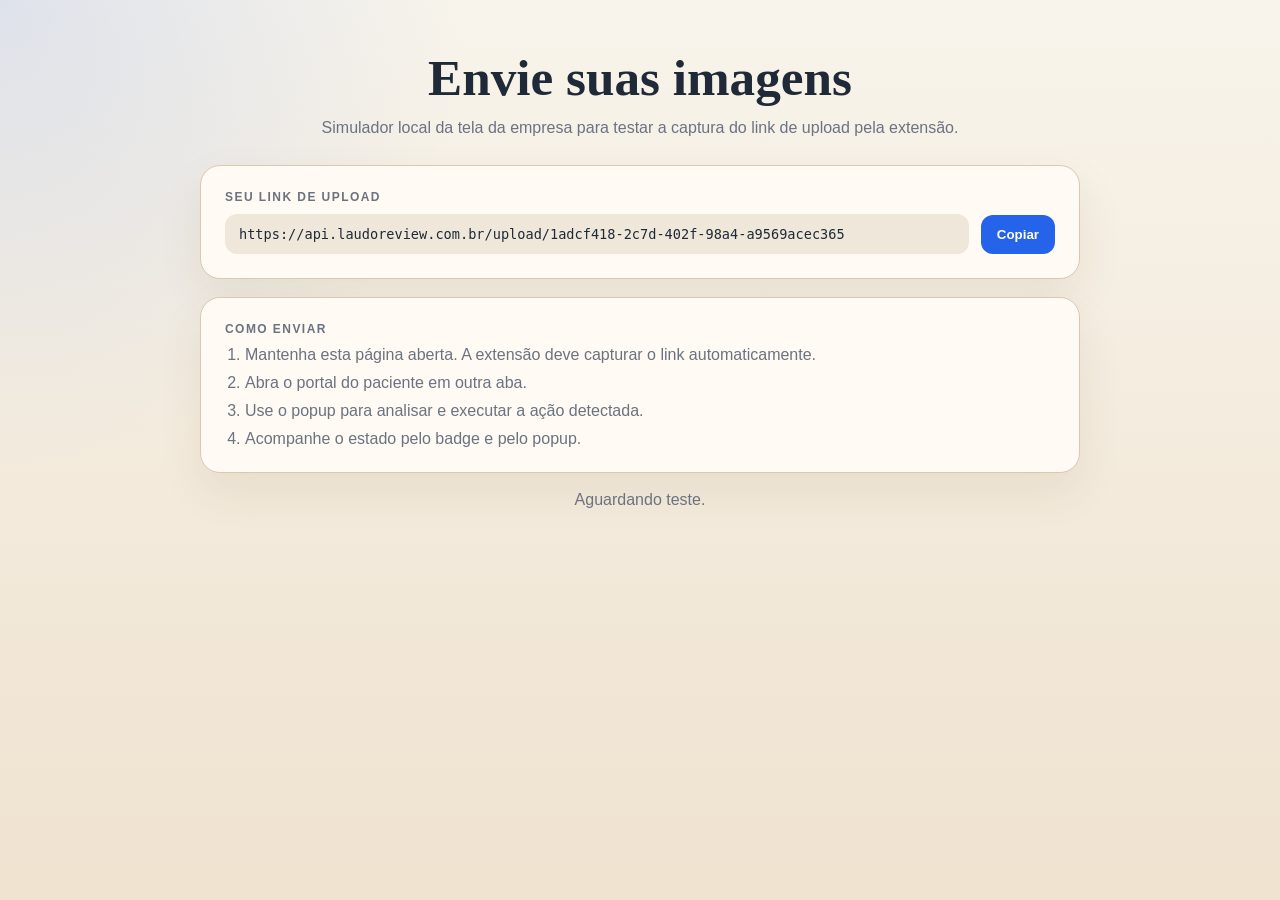
<file: index.html>
<!DOCTYPE html>
<html lang="pt-BR">
<head>
  <meta charset="UTF-8">
  <meta name="viewport" content="width=device-width, initial-scale=1.0">
  <title>WISMed Review - Simulador</title>
  <style>
    :root {
      color-scheme: light;
      --bg: #f5efe4;
      --card: #fffaf3;
      --border: #dbc8b0;
      --text: #1f2937;
      --muted: #6b7280;
      --accent: #2563eb;
    }

    * {
      box-sizing: border-box;
    }

    body {
      margin: 0;
      min-height: 100vh;
      font-family: "Segoe UI", Tahoma, sans-serif;
      background:
        radial-gradient(circle at top left, rgba(37, 99, 235, 0.12), transparent 30%),
        linear-gradient(180deg, #f8f4eb 0%, #efe2cf 100%);
      color: var(--text);
    }

    main {
      max-width: 920px;
      margin: 0 auto;
      padding: 48px 20px 72px;
    }

    .hero {
      text-align: center;
      margin-bottom: 28px;
    }

    .hero h1 {
      margin: 0 0 12px;
      font-size: clamp(2rem, 4vw, 3.2rem);
      font-family: Georgia, "Times New Roman", serif;
    }

    .hero p {
      margin: 0;
      color: var(--muted);
      font-size: 1rem;
    }

    .card {
      background: var(--card);
      border: 1px solid var(--border);
      border-radius: 20px;
      padding: 24px;
      box-shadow: 0 18px 45px rgba(90, 59, 24, 0.08);
      margin-bottom: 18px;
    }

    .label {
      margin: 0 0 10px;
      font-size: 0.75rem;
      text-transform: uppercase;
      letter-spacing: 0.12em;
      color: var(--muted);
      font-weight: 700;
    }

    .upload-row {
      display: flex;
      gap: 12px;
      align-items: center;
      flex-wrap: wrap;
    }

    code {
      flex: 1;
      display: block;
      min-width: 280px;
      padding: 12px 14px;
      border-radius: 12px;
      background: #efe7da;
      overflow-x: auto;
      font-size: 0.85rem;
    }

    button {
      border: 0;
      border-radius: 12px;
      padding: 12px 16px;
      background: var(--accent);
      color: white;
      cursor: pointer;
      font-weight: 700;
    }

    ol {
      margin: 0;
      padding-left: 20px;
      color: var(--muted);
    }

    li + li {
      margin-top: 10px;
    }

    .status {
      color: var(--muted);
      text-align: center;
      margin-top: 10px;
    }
  </style>
</head>
<body>
  <main>
    <section class="hero">
      <h1>Envie suas imagens</h1>
      <p>Simulador local da tela da empresa para testar a captura do link de upload pela extensão.</p>
    </section>

    <section class="card">
      <p class="label">Seu link de upload</p>
      <div class="upload-row">
        <code id="upload-url-code">https://api.laudoreview.com.br/upload/1adcf418-2c7d-402f-98a4-a9569acec365</code>
        <button id="copy-button" type="button">Copiar</button>
      </div>
    </section>

    <section class="card">
      <p class="label">Como enviar</p>
      <ol>
        <li>Mantenha esta página aberta. A extensão deve capturar o link automaticamente.</li>
        <li>Abra o portal do paciente em outra aba.</li>
        <li>Use o popup para analisar e executar a ação detectada.</li>
        <li>Acompanhe o estado pelo badge e pelo popup.</li>
      </ol>
    </section>

    <p class="status" id="copy-status">Aguardando teste.</p>
  </main>

  <script>
    const copyButton = document.getElementById("copy-button");
    const uploadCode = document.getElementById("upload-url-code");
    const status = document.getElementById("copy-status");

    copyButton.addEventListener("click", async () => {
      try {
        await navigator.clipboard.writeText(uploadCode.textContent.trim());
        status.textContent = "Link copiado para a area de transferencia.";
      } catch (error) {
        status.textContent = `Falha ao copiar: ${error.message}`;
      }
    });
  </script>
</body>
</html>
</file>
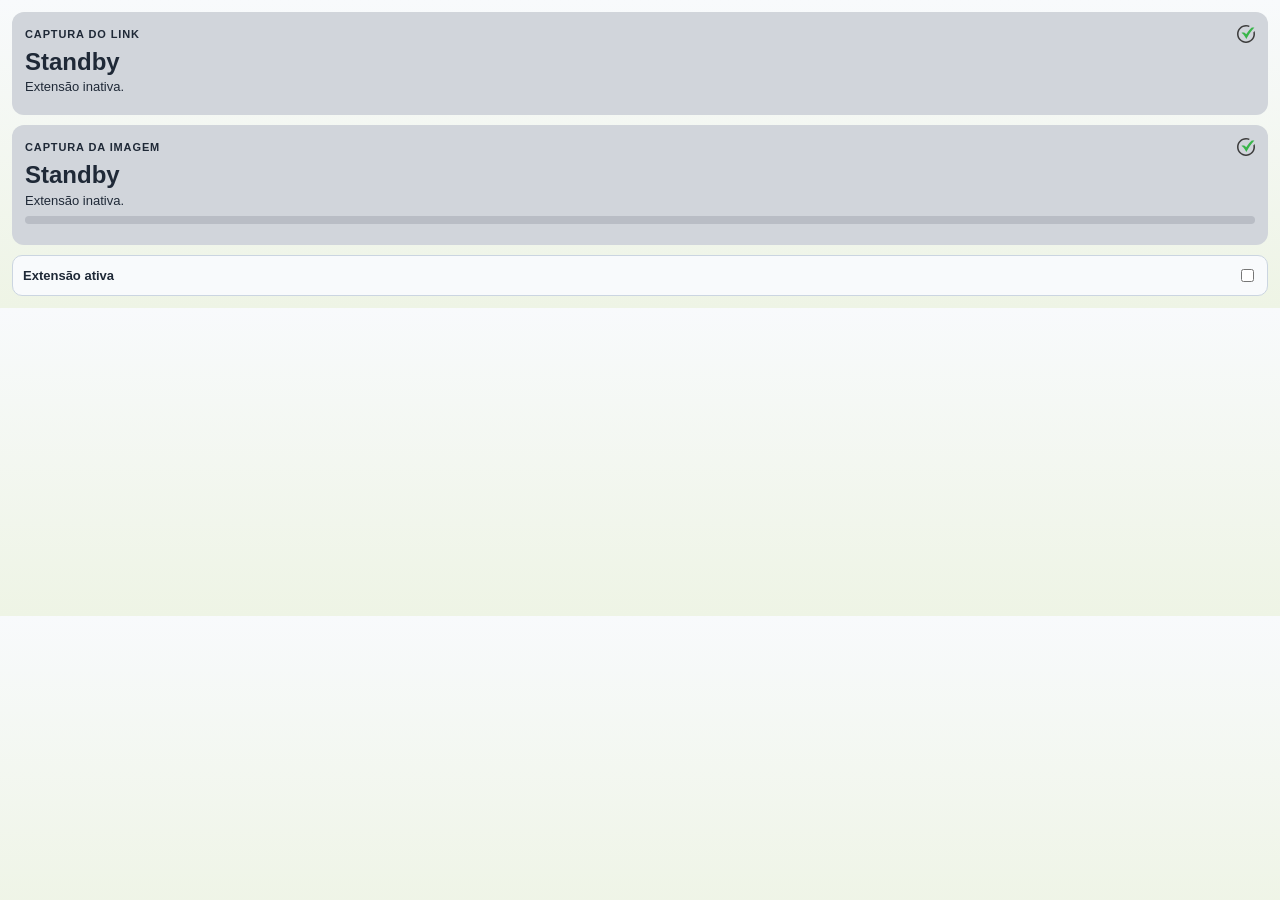
<file: popup.html>
<!DOCTYPE html>
<html lang="pt-BR">
<head>
  <meta charset="UTF-8">
  <meta name="viewport" content="width=device-width, initial-scale=1.0">
  <title>WISMed Upload Bridge</title>
  <link rel="stylesheet" href="popup.css">
</head>
<body>
  <main class="popup">
    <section id="link-card" class="status-card status-card--standby">
      <div class="status-card__head">
        <p class="status-card__eyebrow">Captura do Link</p>
        <img id="link-icon" class="status-card__icon" src="correct-icon.svg" alt="">
      </div>
      <h1 id="link-title" class="status-card__title">Standby</h1>
      <p id="link-detail" class="status-card__detail">Extensão inativa.</p>
      <p id="link-meta" class="status-card__meta"></p>
    </section>

    <section id="upload-card" class="status-card status-card--standby">
      <div class="status-card__head">
        <p class="status-card__eyebrow">Captura da Imagem</p>
        <img id="upload-icon" class="status-card__icon" src="correct-icon.svg" alt="">
      </div>
      <h2 id="upload-title" class="status-card__title">Standby</h2>
      <p id="upload-detail" class="status-card__detail">Extensão inativa.</p>
      <div class="progress">
        <div id="upload-progress-fill" class="progress__fill"></div>
      </div>
      <p id="upload-error" class="status-card__error"></p>
    </section>

    <footer class="footer">
      <div class="footer-row">
        <button id="retry-button" class="retry-button" type="button" hidden>Tentar novamente</button>
        <label class="switch-row">
          <span id="active-label">Extensão ativa</span>
          <input id="auto-mode" type="checkbox">
        </label>
      </div>
    </footer>
  </main>
  <script src="constants.js"></script>
  <script src="popup.js"></script>
</body>
</html>
</file>
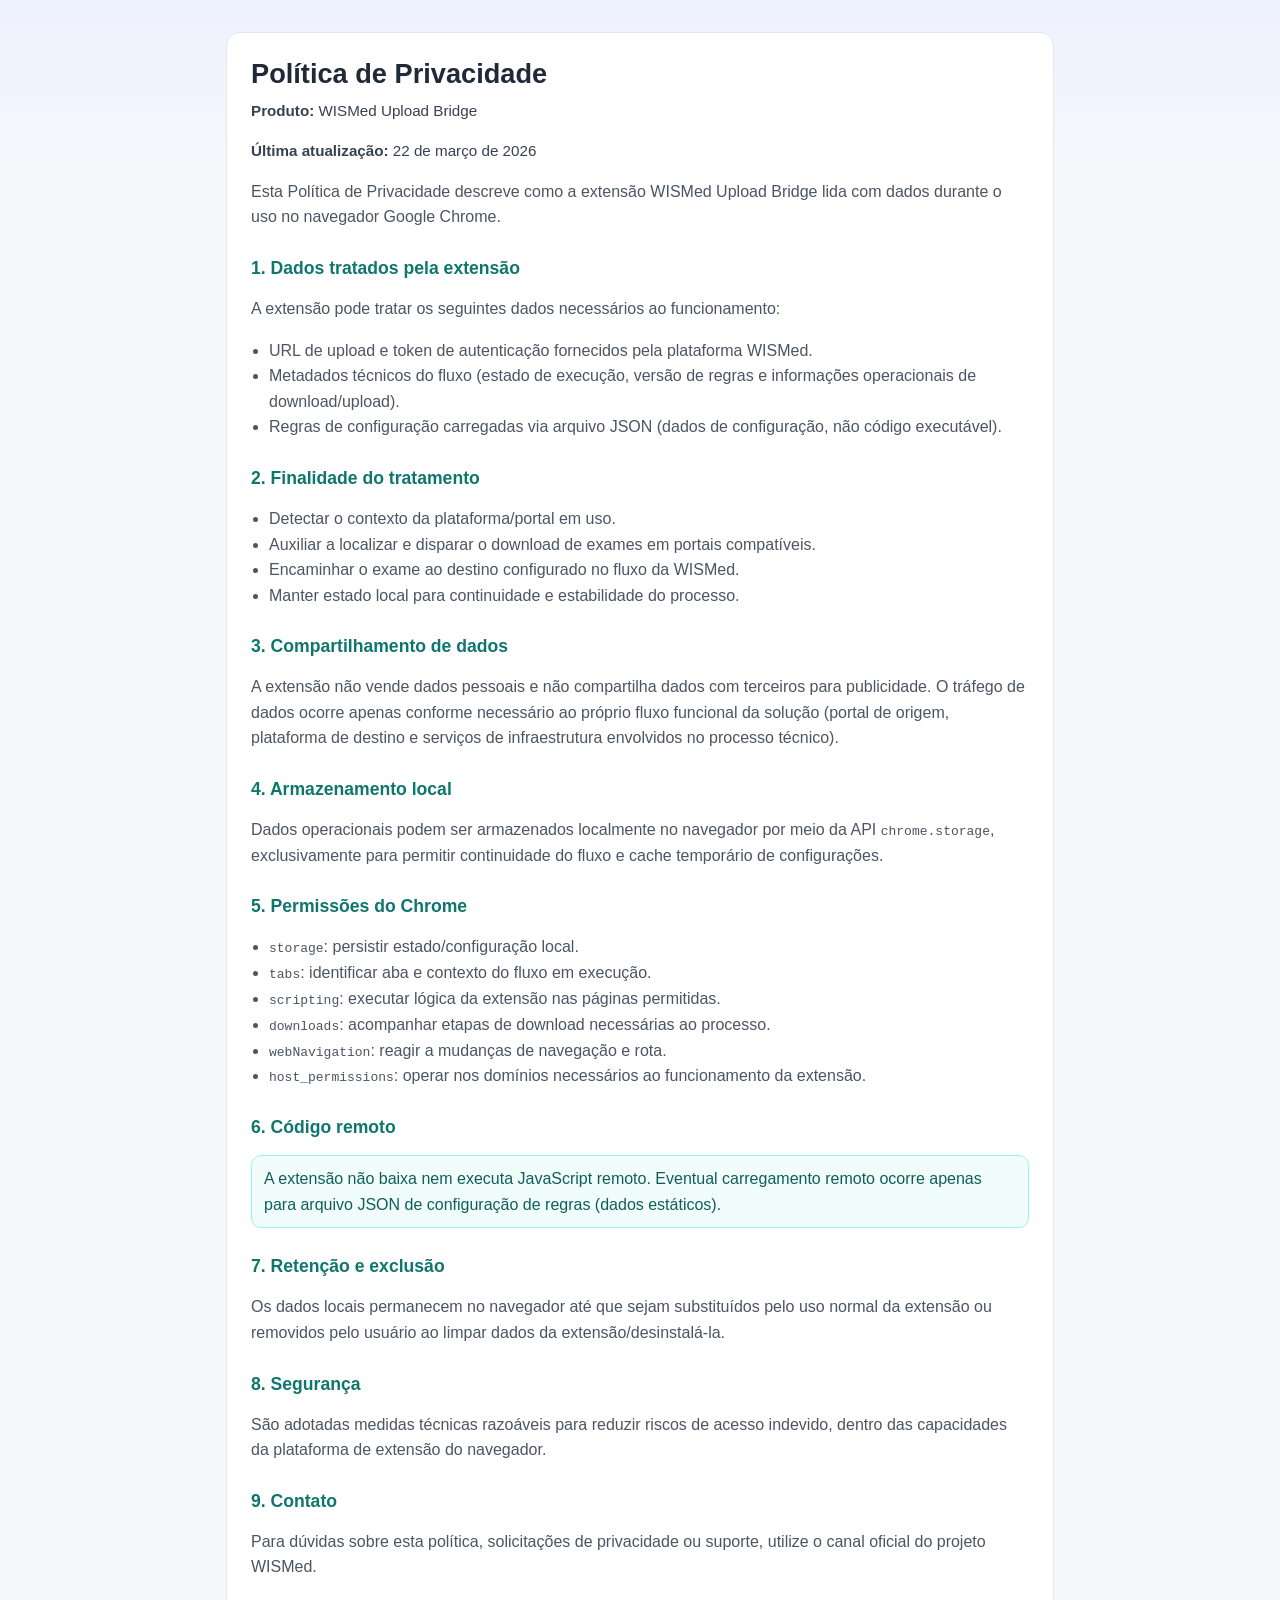
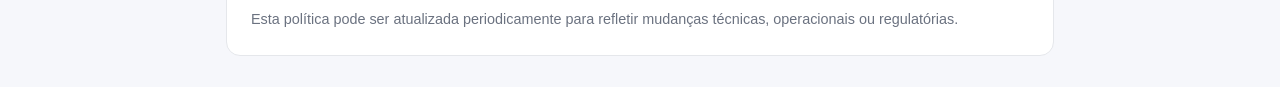
<file: privacy-policy.html>
<!doctype html>
<html lang="pt-BR">
<head>
  <meta charset="utf-8">
  <meta name="viewport" content="width=device-width, initial-scale=1">
  <title>Política de Privacidade - WISMed Upload Bridge</title>
  <style>
    :root {
      --bg: #f6f7fb;
      --card: #ffffff;
      --text: #1f2937;
      --muted: #4b5563;
      --line: #e5e7eb;
      --accent: #0f766e;
    }
    * { box-sizing: border-box; }
    body {
      margin: 0;
      font-family: -apple-system, BlinkMacSystemFont, "Segoe UI", Roboto, Arial, sans-serif;
      background: linear-gradient(180deg, #eef2ff 0%, var(--bg) 180px);
      color: var(--text);
      line-height: 1.6;
    }
    main {
      max-width: 860px;
      margin: 32px auto;
      padding: 0 16px;
    }
    article {
      background: var(--card);
      border: 1px solid var(--line);
      border-radius: 14px;
      padding: 24px;
    }
    h1, h2 { line-height: 1.25; margin-top: 0; }
    h1 { margin-bottom: 8px; font-size: 1.7rem; }
    h2 { margin-top: 28px; font-size: 1.1rem; color: var(--accent); }
    p, li { color: var(--muted); }
    ul { padding-left: 18px; }
    .meta {
      margin-top: 0;
      font-size: 0.95rem;
      color: #374151;
    }
    .note {
      background: #f0fdfa;
      border: 1px solid #99f6e4;
      color: #115e59;
      padding: 10px 12px;
      border-radius: 10px;
    }
    footer {
      margin-top: 28px;
      font-size: 0.9rem;
      color: #6b7280;
    }
  </style>
</head>
<body>
  <main>
    <article>
      <h1>Política de Privacidade</h1>
      <p class="meta"><strong>Produto:</strong> WISMed Upload Bridge</p>
      <p class="meta"><strong>Última atualização:</strong> 22 de março de 2026</p>

      <p>
        Esta Política de Privacidade descreve como a extensão WISMed Upload Bridge lida com dados durante o uso no navegador Google Chrome.
      </p>

      <h2>1. Dados tratados pela extensão</h2>
      <p>A extensão pode tratar os seguintes dados necessários ao funcionamento:</p>
      <ul>
        <li>URL de upload e token de autenticação fornecidos pela plataforma WISMed.</li>
        <li>Metadados técnicos do fluxo (estado de execução, versão de regras e informações operacionais de download/upload).</li>
        <li>Regras de configuração carregadas via arquivo JSON (dados de configuração, não código executável).</li>
      </ul>

      <h2>2. Finalidade do tratamento</h2>
      <ul>
        <li>Detectar o contexto da plataforma/portal em uso.</li>
        <li>Auxiliar a localizar e disparar o download de exames em portais compatíveis.</li>
        <li>Encaminhar o exame ao destino configurado no fluxo da WISMed.</li>
        <li>Manter estado local para continuidade e estabilidade do processo.</li>
      </ul>

      <h2>3. Compartilhamento de dados</h2>
      <p>
        A extensão não vende dados pessoais e não compartilha dados com terceiros para publicidade.
        O tráfego de dados ocorre apenas conforme necessário ao próprio fluxo funcional da solução
        (portal de origem, plataforma de destino e serviços de infraestrutura envolvidos no processo técnico).
      </p>

      <h2>4. Armazenamento local</h2>
      <p>
        Dados operacionais podem ser armazenados localmente no navegador por meio da API <code>chrome.storage</code>,
        exclusivamente para permitir continuidade do fluxo e cache temporário de configurações.
      </p>

      <h2>5. Permissões do Chrome</h2>
      <ul>
        <li><code>storage</code>: persistir estado/configuração local.</li>
        <li><code>tabs</code>: identificar aba e contexto do fluxo em execução.</li>
        <li><code>scripting</code>: executar lógica da extensão nas páginas permitidas.</li>
        <li><code>downloads</code>: acompanhar etapas de download necessárias ao processo.</li>
        <li><code>webNavigation</code>: reagir a mudanças de navegação e rota.</li>
        <li><code>host_permissions</code>: operar nos domínios necessários ao funcionamento da extensão.</li>
      </ul>

      <h2>6. Código remoto</h2>
      <p class="note">
        A extensão não baixa nem executa JavaScript remoto. Eventual carregamento remoto ocorre apenas para arquivo JSON de configuração de regras (dados estáticos).
      </p>

      <h2>7. Retenção e exclusão</h2>
      <p>
        Os dados locais permanecem no navegador até que sejam substituídos pelo uso normal da extensão
        ou removidos pelo usuário ao limpar dados da extensão/desinstalá-la.
      </p>

      <h2>8. Segurança</h2>
      <p>
        São adotadas medidas técnicas razoáveis para reduzir riscos de acesso indevido, dentro das capacidades da plataforma de extensão do navegador.
      </p>

      <h2>9. Contato</h2>
      <p>
        Para dúvidas sobre esta política, solicitações de privacidade ou suporte, utilize o canal oficial do projeto WISMed.
      </p>

      <footer>
        Esta política pode ser atualizada periodicamente para refletir mudanças técnicas, operacionais ou regulatórias.
      </footer>
    </article>
  </main>
</body>
</html>
</file>
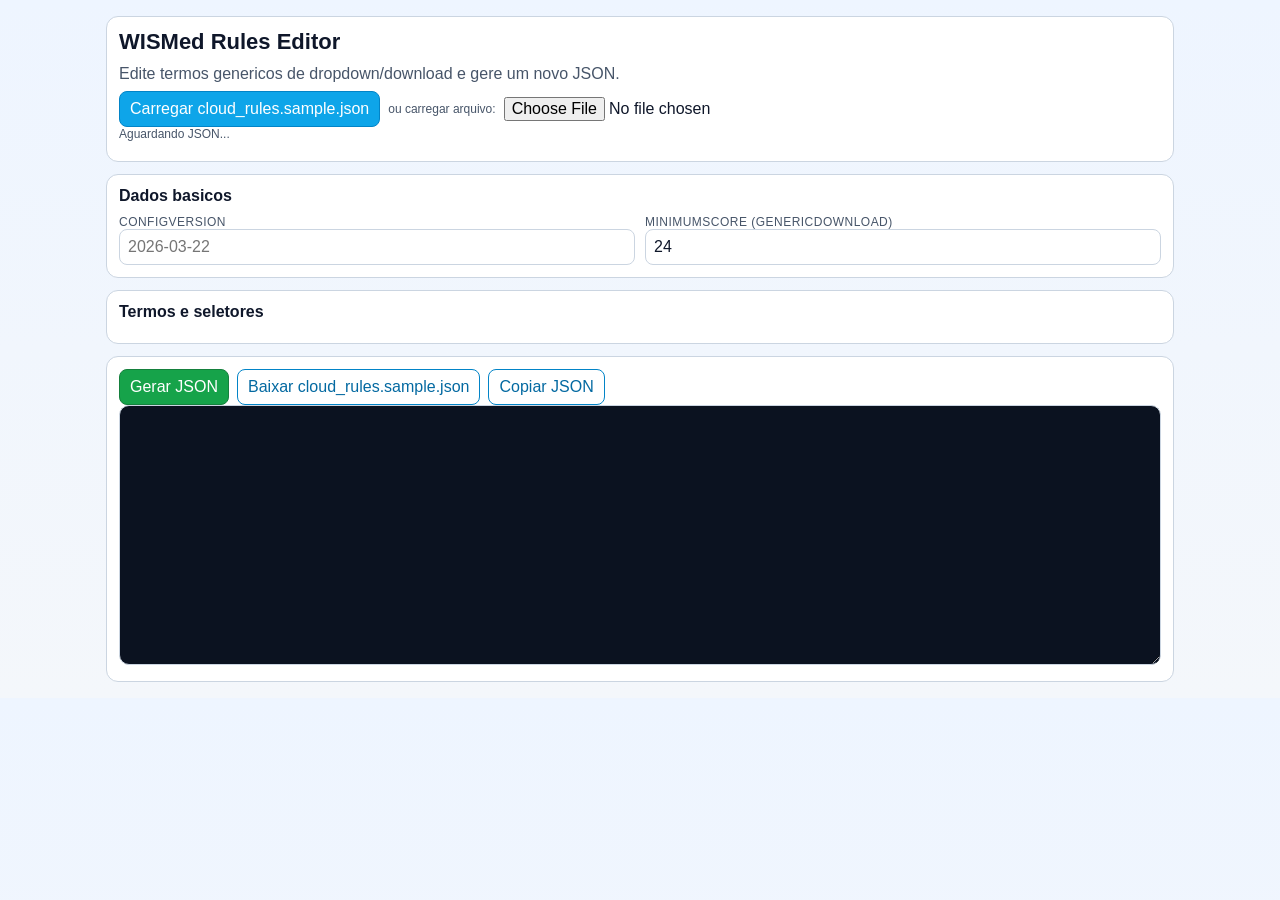
<file: rules_editor.html>
<!DOCTYPE html>
<html lang="pt-BR">
<head>
  <meta charset="UTF-8">
  <meta name="viewport" content="width=device-width, initial-scale=1.0">
  <title>WISMed Rules Editor</title>
  <style>
    :root {
      --bg: #f4f7fb;
      --panel: #ffffff;
      --text: #0f172a;
      --muted: #475569;
      --line: #cbd5e1;
      --accent: #0ea5e9;
      --ok: #16a34a;
      --danger: #dc2626;
    }

    * { box-sizing: border-box; }
    body {
      margin: 0;
      font-family: "Segoe UI", Tahoma, sans-serif;
      background: linear-gradient(180deg, #eef5ff 0%, var(--bg) 100%);
      color: var(--text);
    }

    .app {
      max-width: 1100px;
      margin: 0 auto;
      padding: 16px;
      display: grid;
      gap: 12px;
    }

    .panel {
      background: var(--panel);
      border: 1px solid var(--line);
      border-radius: 12px;
      padding: 12px;
    }

    h1, h2 { margin: 0 0 10px; }
    h1 { font-size: 22px; }
    h2 { font-size: 16px; }
    p { margin: 0 0 8px; color: var(--muted); }

    .row {
      display: flex;
      flex-wrap: wrap;
      gap: 8px;
      align-items: center;
    }

    button, input, textarea {
      font: inherit;
    }

    button {
      border: 1px solid #0284c7;
      background: #0ea5e9;
      color: #fff;
      border-radius: 8px;
      padding: 8px 10px;
      cursor: pointer;
    }

    button.alt {
      background: #fff;
      color: #0369a1;
    }

    button.danger {
      background: #fff;
      color: var(--danger);
      border-color: #fca5a5;
    }

    button.ok {
      background: var(--ok);
      border-color: #15803d;
    }

    input[type="text"], input[type="number"] {
      width: 100%;
      border: 1px solid var(--line);
      border-radius: 8px;
      padding: 8px;
      background: #fff;
      color: var(--text);
    }

    .grid {
      display: grid;
      gap: 10px;
      grid-template-columns: repeat(auto-fit, minmax(260px, 1fr));
    }

    .list-wrap {
      border: 1px solid var(--line);
      border-radius: 10px;
      padding: 10px;
      background: #f8fbff;
      display: grid;
      gap: 8px;
    }

    .item-row {
      display: grid;
      grid-template-columns: 1fr auto;
      gap: 6px;
      align-items: center;
    }

    .label {
      font-size: 12px;
      letter-spacing: 0.04em;
      text-transform: uppercase;
      color: var(--muted);
      margin: 0;
    }

    #json-preview {
      width: 100%;
      min-height: 260px;
      border: 1px solid var(--line);
      border-radius: 10px;
      padding: 10px;
      resize: vertical;
      background: #0b1220;
      color: #e2e8f0;
      font-family: ui-monospace, SFMono-Regular, Menlo, Consolas, monospace;
      font-size: 12px;
    }

    .hint {
      font-size: 12px;
      color: var(--muted);
    }
  </style>
</head>
<body>
  <main class="app">
    <section class="panel">
      <h1>WISMed Rules Editor</h1>
      <p>Edite termos genericos de dropdown/download e gere um novo JSON.</p>
      <div class="row">
        <button id="load-default">Carregar cloud_rules.sample.json</button>
        <label class="row">
          <span class="hint">ou carregar arquivo:</span>
          <input id="file-input" type="file" accept=".json,application/json">
        </label>
      </div>
      <p id="status" class="hint">Aguardando JSON...</p>
    </section>

    <section class="panel">
      <h2>Dados basicos</h2>
      <div class="grid">
        <div>
          <p class="label">configVersion</p>
          <input id="config-version" type="text" placeholder="2026-03-22">
        </div>
        <div>
          <p class="label">minimumScore (genericDownload)</p>
          <input id="minimum-score" type="number" min="0" step="1" value="24">
        </div>
      </div>
    </section>

    <section class="panel">
      <h2>Termos e seletores</h2>
      <div class="grid" id="lists-root"></div>
    </section>

    <section class="panel">
      <div class="row">
        <button id="generate" class="ok">Gerar JSON</button>
        <button id="download" class="alt">Baixar cloud_rules.sample.json</button>
        <button id="copy" class="alt">Copiar JSON</button>
      </div>
      <textarea id="json-preview" spellcheck="false"></textarea>
    </section>
  </main>

  <script>
    const LIST_FIELDS = [
      {
        id: "preferred",
        label: "downloadPriority.preferred",
        path: ["global", "downloadPriority", "preferred"],
        help: "Termos que aumentam o score do alvo de download (ex.: dicom, zip, estudo completo)."
      },
      {
        id: "avoid",
        label: "downloadPriority.avoid",
        path: ["global", "downloadPriority", "avoid"],
        help: "Termos que reduzem o score para evitar download errado (ex.: imagem atual, serie atual)."
      },
      {
        id: "dropdown-selectors",
        label: "genericDropdown.triggerSelectors",
        path: ["global", "genericDropdown", "triggerSelectors"],
        help: "Seletores CSS usados para encontrar blocos/botoes que podem abrir menu dropdown de download."
      },
      {
        id: "dropdown-texts",
        label: "genericDropdown.triggerTexts",
        path: ["global", "genericDropdown", "triggerTexts"],
        help: "Palavras esperadas no texto do botao/menu para confirmar que e um menu de baixar/exportar."
      },
      {
        id: "dropdown-click-selectors",
        label: "genericDropdown.clickSelectors",
        path: ["global", "genericDropdown", "clickSelectors"],
        help: "Seletores CSS do alvo real do clique para abrir o dropdown (seta, wrapper interno, botao)."
      },
      {
        id: "dropdown-presence-selectors",
        label: "genericDropdown.dropdownPresenceSelectors",
        path: ["global", "genericDropdown", "dropdownPresenceSelectors"],
        help: "Seletores que indicam que o menu dropdown existe dentro do bloco encontrado."
      },
      {
        id: "download-selectors",
        label: "genericDownload.candidateSelectors",
        path: ["global", "genericDownload", "candidateSelectors"],
        help: "Seletores CSS para listar elementos candidatos de download. A extensao calcula score nesses elementos."
      },
      {
        id: "download-texts",
        label: "genericDownload.actionTexts",
        path: ["global", "genericDownload", "actionTexts"],
        help: "Termos genericos de acao (download/baixar/exportar) que somam pontos no ranking de clique."
      }
    ];

    const nodes = {
      loadDefault: document.getElementById("load-default"),
      fileInput: document.getElementById("file-input"),
      status: document.getElementById("status"),
      configVersion: document.getElementById("config-version"),
      minimumScore: document.getElementById("minimum-score"),
      listsRoot: document.getElementById("lists-root"),
      generate: document.getElementById("generate"),
      download: document.getElementById("download"),
      copy: document.getElementById("copy"),
      preview: document.getElementById("json-preview")
    };

    let rulesData = null;

    function setStatus(text) {
      nodes.status.textContent = text;
    }

    function getByPath(obj, path) {
      return path.reduce((acc, key) => (acc && acc[key] !== undefined ? acc[key] : undefined), obj);
    }

    function setByPath(obj, path, value) {
      let target = obj;
      for (let i = 0; i < path.length - 1; i += 1) {
        const key = path[i];
        if (!target[key] || typeof target[key] !== "object") {
          target[key] = {};
        }
        target = target[key];
      }
      target[path[path.length - 1]] = value;
    }

    function normalizeList(values) {
      return (values || [])
        .map((v) => String(v || "").trim())
        .filter(Boolean);
    }

    function createListEditor(field, initialValues) {
      const wrapper = document.createElement("div");
      wrapper.className = "list-wrap";
      wrapper.dataset.fieldId = field.id;

      const title = document.createElement("p");
      title.className = "label";
      title.textContent = field.label;
      wrapper.appendChild(title);

      if (field.help) {
        const hint = document.createElement("p");
        hint.className = "hint";
        hint.textContent = field.help;
        wrapper.appendChild(hint);
      }

      const list = document.createElement("div");
      list.className = "list";
      wrapper.appendChild(list);

      const addRow = document.createElement("div");
      addRow.className = "row";
      const addInput = document.createElement("input");
      addInput.type = "text";
      addInput.placeholder = "Novo termo...";
      const addBtn = document.createElement("button");
      addBtn.type = "button";
      addBtn.textContent = "Adicionar";
      addBtn.className = "alt";
      addRow.appendChild(addInput);
      addRow.appendChild(addBtn);
      wrapper.appendChild(addRow);

      function appendItem(value) {
        const row = document.createElement("div");
        row.className = "item-row";
        const input = document.createElement("input");
        input.type = "text";
        input.value = value;
        const removeBtn = document.createElement("button");
        removeBtn.type = "button";
        removeBtn.className = "danger";
        removeBtn.textContent = "Remover";
        removeBtn.addEventListener("click", () => row.remove());
        row.appendChild(input);
        row.appendChild(removeBtn);
        list.appendChild(row);
      }

      normalizeList(initialValues).forEach(appendItem);

      addBtn.addEventListener("click", () => {
        const next = addInput.value.trim();
        if (!next) return;
        appendItem(next);
        addInput.value = "";
        addInput.focus();
      });

      addInput.addEventListener("keydown", (event) => {
        if (event.key === "Enter") {
          event.preventDefault();
          addBtn.click();
        }
      });

      return wrapper;
    }

    function getEditorValues(wrapper) {
      return Array.from(wrapper.querySelectorAll(".item-row input"))
        .map((input) => input.value.trim())
        .filter(Boolean);
    }

    function renderEditors(data) {
      nodes.listsRoot.innerHTML = "";
      for (const field of LIST_FIELDS) {
        const current = getByPath(data, field.path);
        const editor = createListEditor(field, Array.isArray(current) ? current : []);
        nodes.listsRoot.appendChild(editor);
      }
    }

    function applyFormToRules() {
      if (!rulesData) return null;
      const copy = JSON.parse(JSON.stringify(rulesData));
      copy.configVersion = nodes.configVersion.value.trim() || copy.configVersion || "unknown";

      const score = Number(nodes.minimumScore.value);
      setByPath(copy, ["global", "genericDownload", "minimumScore"], Number.isFinite(score) ? score : 24);

      const wrappers = Array.from(nodes.listsRoot.querySelectorAll(".list-wrap"));
      for (const field of LIST_FIELDS) {
        const wrapper = wrappers.find((w) => w.dataset.fieldId === field.id);
        if (!wrapper) continue;
        const values = getEditorValues(wrapper);
        setByPath(copy, field.path, values);
      }
      return copy;
    }

    function updatePreview(data) {
      nodes.preview.value = JSON.stringify(data, null, 2);
    }

    function loadRulesObject(obj, sourceLabel) {
      if (!obj || typeof obj !== "object") {
        throw new Error("JSON invalido.");
      }
      rulesData = obj;
      nodes.configVersion.value = obj.configVersion || "";
      nodes.minimumScore.value = String(getByPath(obj, ["global", "genericDownload", "minimumScore"]) ?? 24);
      renderEditors(obj);
      updatePreview(obj);
      setStatus("JSON carregado: " + sourceLabel);
    }

    async function loadDefaultFile() {
      const response = await fetch("./cloud_rules.sample.json", { cache: "no-store" });
      if (!response.ok) {
        throw new Error("Falha ao carregar cloud_rules.sample.json");
      }
      const json = await response.json();
      loadRulesObject(json, "cloud_rules.sample.json");
    }

    nodes.loadDefault.addEventListener("click", async () => {
      try {
        await loadDefaultFile();
      } catch (error) {
        setStatus("Erro: " + error.message + ". Abra via servidor local (ex: Live Server).");
      }
    });

    nodes.fileInput.addEventListener("change", async (event) => {
      const file = event.target.files && event.target.files[0];
      if (!file) return;
      try {
        const content = await file.text();
        loadRulesObject(JSON.parse(content), file.name);
      } catch (error) {
        setStatus("Erro ao ler arquivo: " + error.message);
      }
    });

    nodes.generate.addEventListener("click", () => {
      const updated = applyFormToRules();
      if (!updated) {
        setStatus("Carregue um JSON primeiro.");
        return;
      }
      updatePreview(updated);
      setStatus("JSON atualizado no preview.");
    });

    nodes.download.addEventListener("click", () => {
      const updated = applyFormToRules();
      if (!updated) {
        setStatus("Carregue um JSON primeiro.");
        return;
      }
      const blob = new Blob([JSON.stringify(updated, null, 2)], { type: "application/json" });
      const url = URL.createObjectURL(blob);
      const anchor = document.createElement("a");
      anchor.href = url;
      anchor.download = "cloud_rules.sample.json";
      document.body.appendChild(anchor);
      anchor.click();
      anchor.remove();
      URL.revokeObjectURL(url);
      updatePreview(updated);
      setStatus("Arquivo gerado com sucesso.");
    });

    nodes.copy.addEventListener("click", async () => {
      const updated = applyFormToRules();
      if (!updated) {
        setStatus("Carregue um JSON primeiro.");
        return;
      }
      const content = JSON.stringify(updated, null, 2);
      try {
        await navigator.clipboard.writeText(content);
        setStatus("JSON copiado para a area de transferencia.");
      } catch {
        setStatus("Nao foi possivel copiar automaticamente. Copie pelo preview.");
      }
      updatePreview(updated);
    });
  </script>
</body>
</html>
</file>
<file: popup.css>
:root {
  --bg: #eef4e5;
  --text: #1f2937;
  --standby: #d1d5db;
  --tracking: #bbf7d0;
  --success: #15803d;
  --success-bg: #dcfce7;
  --error: #fef3c7;
  --error-text: #854d0e;
}

* {
  box-sizing: border-box;
}

body {
  margin: 0;
  min-width: 350px;
  background: linear-gradient(180deg, #f8fafc 0%, var(--bg) 100%);
  font-family: "Segoe UI", Tahoma, sans-serif;
  color: var(--text);
}

.popup {
  padding: 12px;
  display: grid;
  gap: 10px;
}

.status-card {
  border-radius: 12px;
  border: 1px solid transparent;
  padding: 12px;
}

.status-card--standby {
  background: var(--standby);
}

.status-card--tracking {
  background: var(--tracking);
}

.status-card--success {
  background: var(--success-bg);
  border-color: #22c55e;
}

.status-card--error {
  background: var(--error);
  border-color: #facc15;
}

.status-card__head {
  display: flex;
  align-items: center;
  justify-content: space-between;
  margin-bottom: 6px;
}

.status-card__eyebrow {
  margin: 0;
  font-size: 11px;
  text-transform: uppercase;
  letter-spacing: 0.08em;
  font-weight: 700;
}

.status-card__icon {
  width: 18px;
  height: 18px;
}

.status-card__title {
  margin: 0 0 4px;
  font-size: 24px;
  line-height: 1.1;
}

.status-card__detail {
  margin: 0;
  font-size: 13px;
  font-weight: 500;
}

.status-card__meta {
  margin: 8px 0 0;
  font-size: 11px;
  word-break: break-all;
}

.status-card__error {
  margin: 8px 0 0;
  font-size: 11px;
  color: var(--error-text);
}

.progress {
  margin-top: 8px;
  width: 100%;
  height: 8px;
  background: rgba(15, 23, 42, 0.12);
  border-radius: 999px;
  overflow: hidden;
}

.progress__fill {
  width: 0;
  height: 100%;
  background: linear-gradient(90deg, #34d399 0%, #2563eb 100%);
  transition: width 120ms linear;
}

.footer {
  border: 1px solid #cbd5e1;
  border-radius: 10px;
  padding: 10px;
  background: #f8fafc;
}

.footer-row {
  display: flex;
  align-items: center;
  justify-content: space-between;
  gap: 10px;
}

.switch-row {
  display: flex;
  align-items: center;
  justify-content: space-between;
  font-size: 13px;
  font-weight: 700;
  flex: 1;
}

.retry-button {
  border: 1px solid #f59e0b;
  background: #fff;
  color: #b45309;
  border-radius: 8px;
  padding: 7px 9px;
  font-size: 12px;
  font-weight: 700;
  cursor: pointer;
}
</file>
